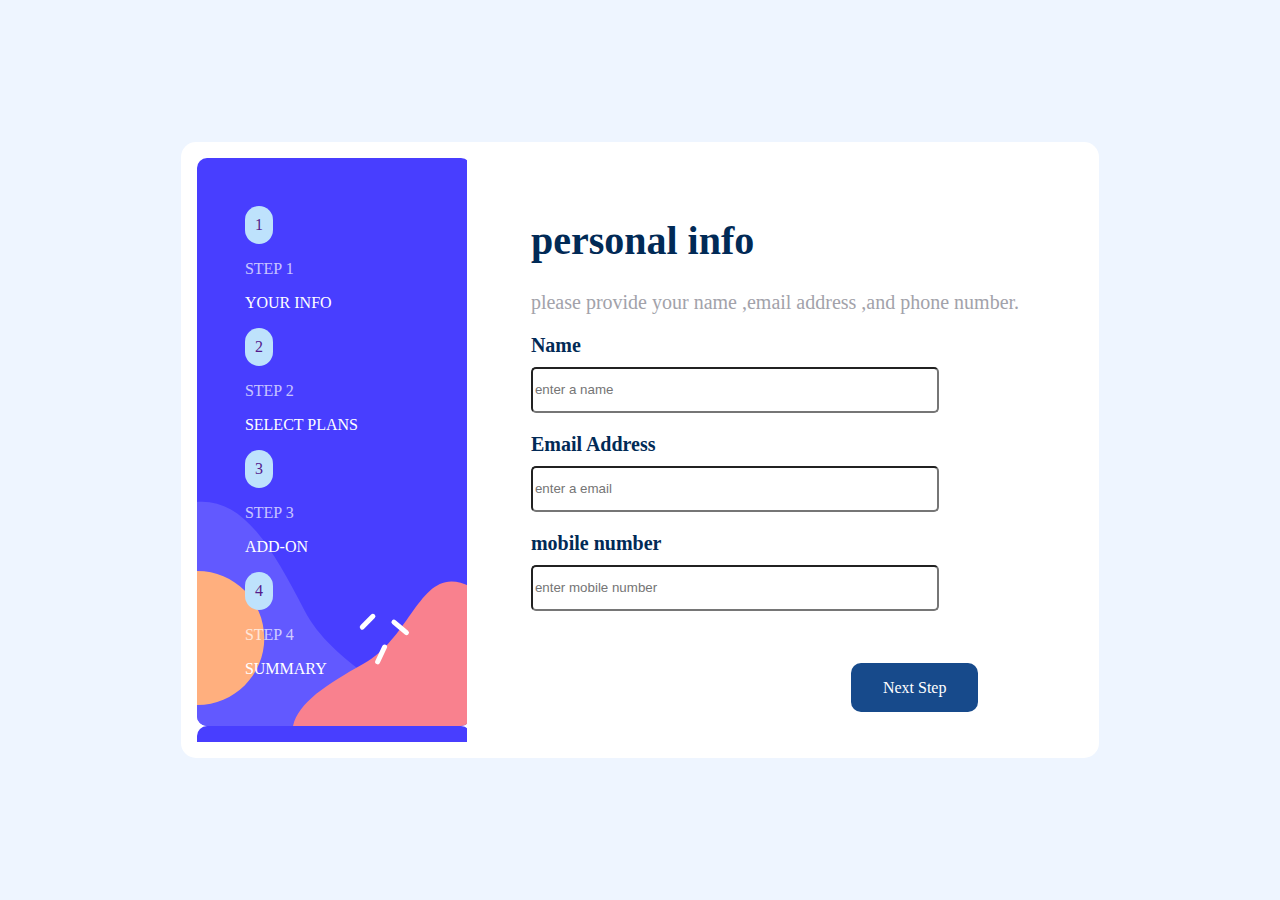
<file: index.html>
<!DOCTYPE html>
<html lang="en">
<head>
    <meta charset="UTF-8">
    <meta http-equiv="X-UA-Compatible" content="IE=edge">
    <meta name="viewport" content="width=device-width, initial-scale=1.0">
    <title>multi-card design</title>
    <link rel="stylesheet" href="style.css">
</head>
<body>
    <div class="first-card">
        <div class="second-card">
            <div class="image-card">
               <div id="first-step">
                    <div> 
                        <a href="">1</a>
                        <p id="step-1">step 1</p>
                        <p>your info</p>
                    </div>
                    <div id="second-step">
                        <a href="">2</a>
                        <p id="step-1">step 2</p>
                        <p>select plans</p>
                    </div>
                    <div id="third-step">
                        <a href="">3</a>
                        <p id="step-1">step 3</p>
                        <p>add-on</p>
                    </div>
                    <div id="fourth-step">
                        <a href="">4</a>
                        <p id="step-1">step 4</p>
                        <p>summary</p>
                    </div>
                </div>
            </div>
            <div class="info-section">
                <h1>personal info</h1>
                <p>please provide your name ,email address ,and phone number.</p>
                <form action="">
                    <label for="name">Name</label>
                    <br>
                    <input type="text" placeholder="enter a name">
                    <br>
                    <label for="email">Email Address</label>
                    <br>
                    <input type="email" placeholder="enter a email">
                    <br>
                    <label for="mobile no">mobile number</label>
                    <br>
                    <input type="text" placeholder="enter mobile number">
                    <br>
                    <span>Next Step</span>
                </form>
               
            </div>
        </div>
    </div>   
</body>
</html>
</file>
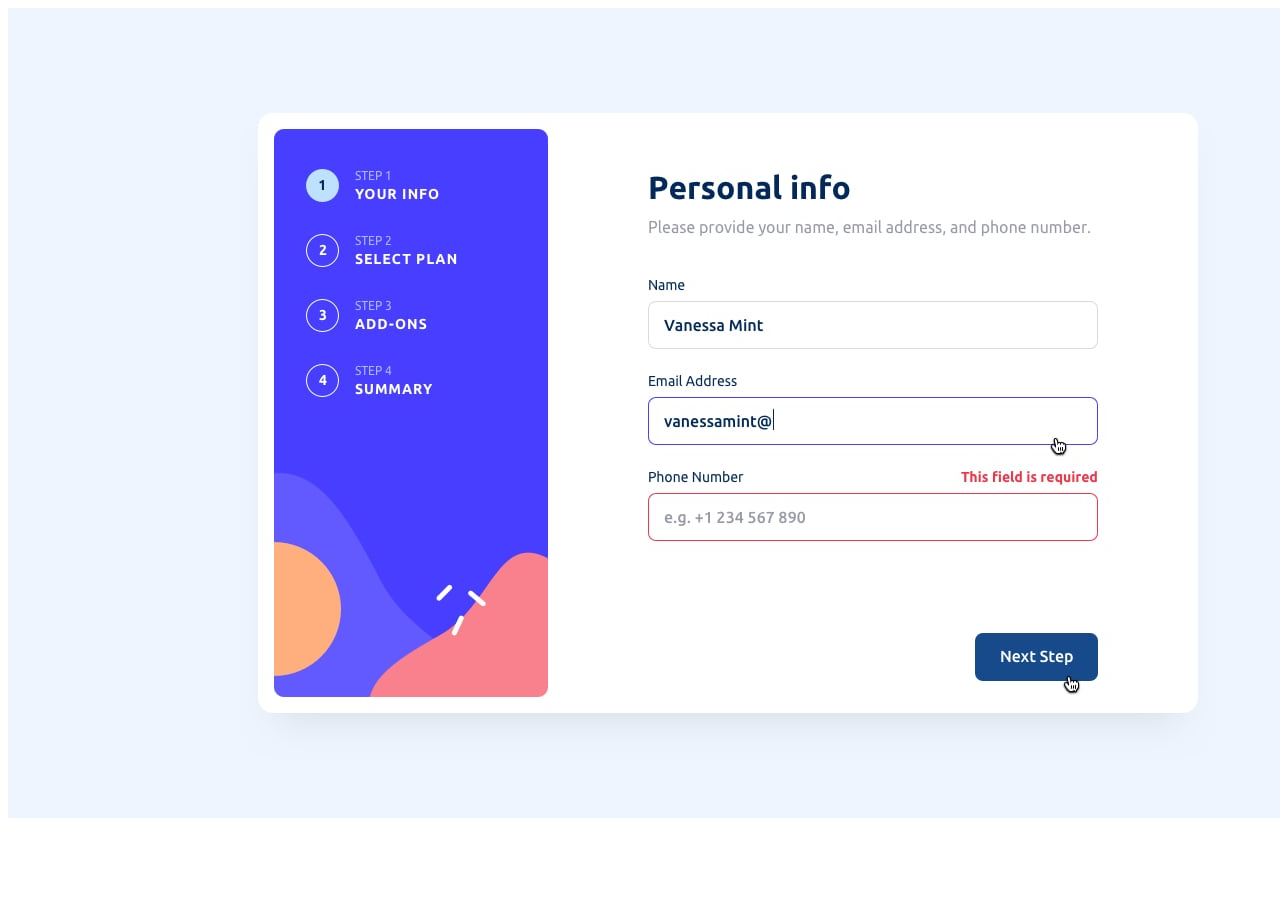
<file: design.html>
<!DOCTYPE html>
<html lang="en">
<head>
    <meta charset="UTF-8">
    <meta http-equiv="X-UA-Compatible" content="IE=edge">
    <meta name="viewport" content="width=device-width, initial-scale=1.0">
    <title>Document</title>
</head>
<body>
    <img src="/active-states-step-1.jpg" alt="">
    
</body>
</html>
</file>
<file: style.css>
body{
    margin: 0;
    background-color: #eef5ff;
}
.first-card{
    height: 100vh;
    display: flex;
    align-items: center;
    justify-content: center;  
    
}
.second-card{
    max-width: 940px;
    background-color: white;
    border-radius: 15px; 
    padding: 1rem;
    display: flex;
}  
.info-section{
    margin:2rem 4rem;
}
.info-section h1{
    color: rgb(1, 42, 86);
    font-size: 2.5rem;
}
.info-section p{
    font-size: 1.25rem;
    color: rgb(162, 162, 170);
}
.image-card {
    width: 270px;
    background-image: url('/assets/bg-sidebar-desktop.svg');  
}
input{
    width:400px;
    height: 40px;
    margin-top: 10px;
    margin-bottom: 20px;
    border-radius: 5px;
}
label{
    color: rgb(1, 42, 86);
    font-size:1.25rem;
    font-weight: 600;
    margin-bottom: 10px;
}
span{
    background-color: rgb(23, 74, 139);
    padding: 1rem 2rem;
    border-radius: 10px;
    color: white;
    position: relative;
    top: 3rem;
    left: 20rem;
}
#first-step{
    text-transform: uppercase;
    padding: 3rem;
}
#first-step a{
    display: inline-block;
    text-decoration: none;
    padding:10px;
    background-color: rgb(190, 226, 252);
    border-radius: 18px;
}
#first-step p{
    color: #fff;

}
#step-1{
    opacity: 0.7;
}
</file>
